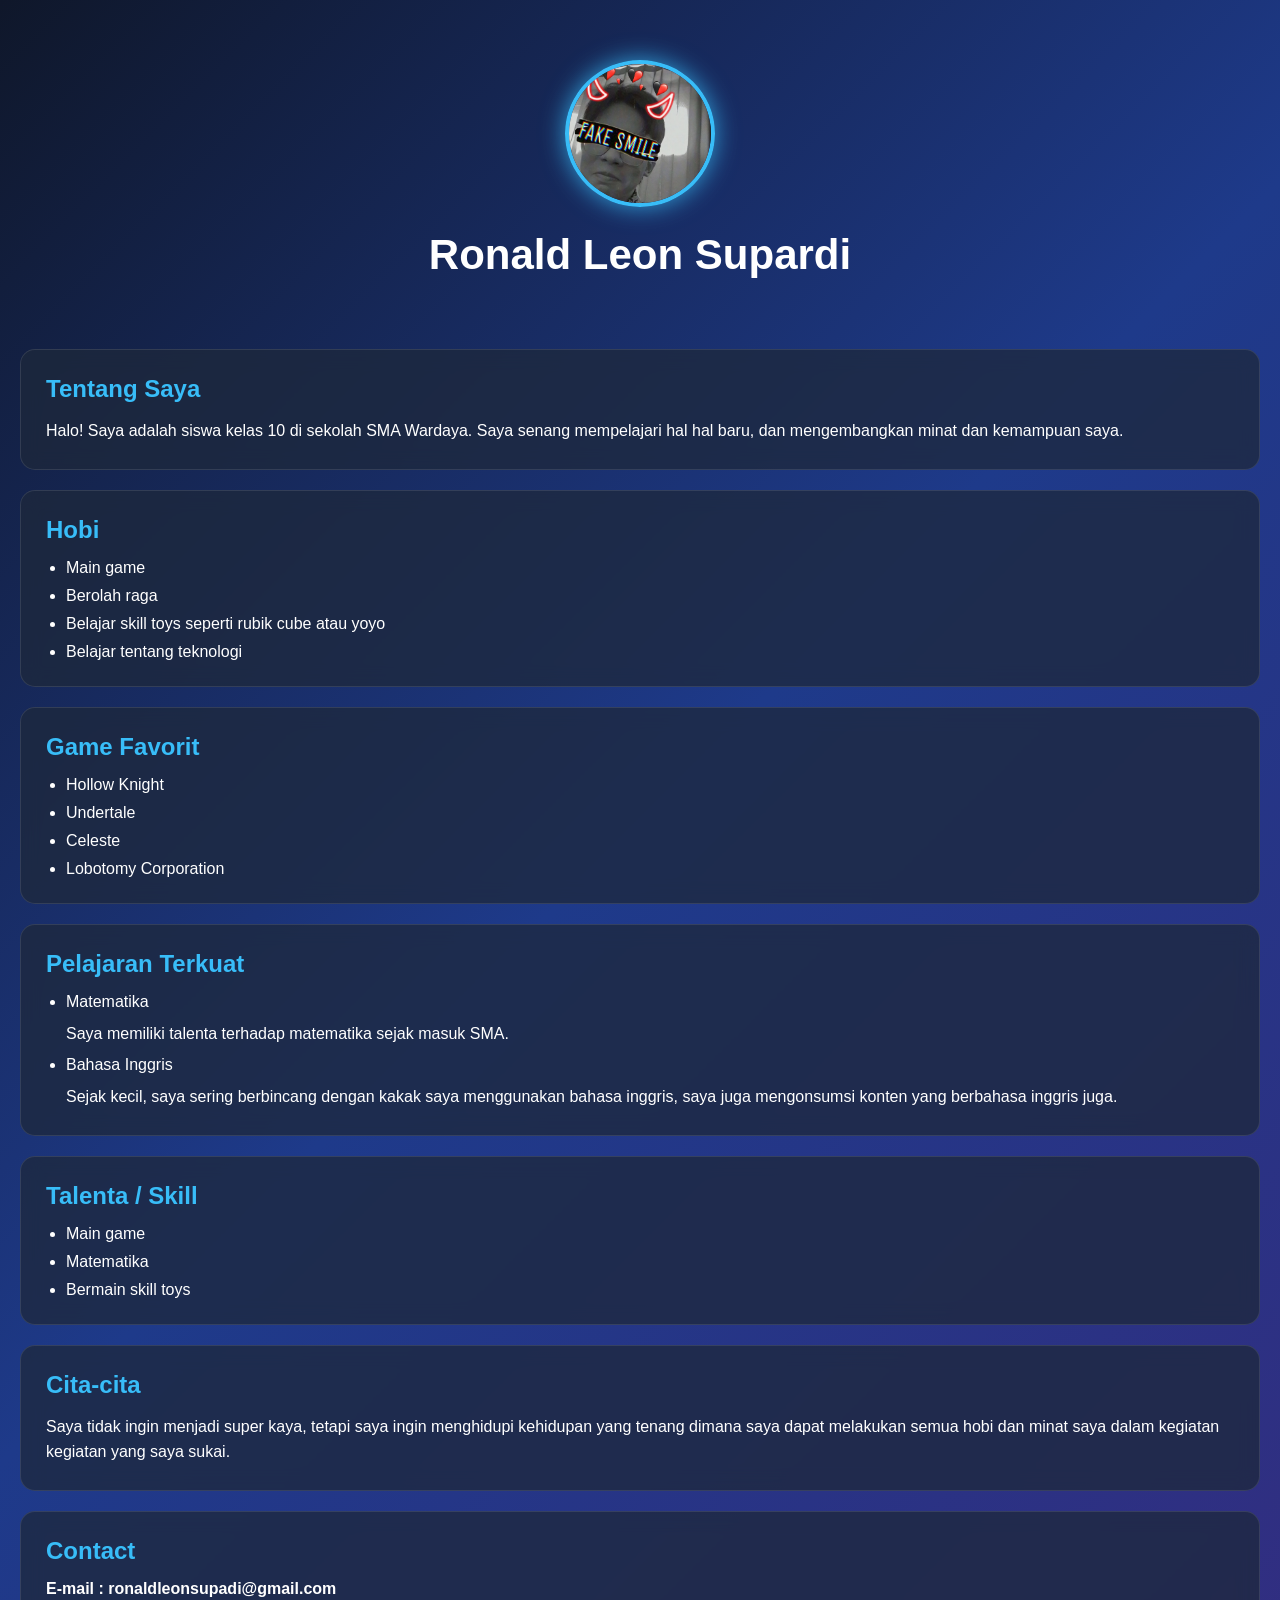
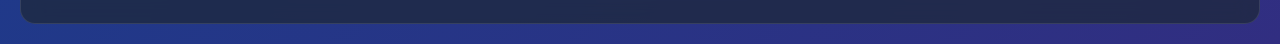
<file: index.html>
<!DOCTYPE html>
<html lang="id">
<head>
  <meta charset="UTF-8">
  <meta name="viewport" content="width=device-width, initial-scale=1.0">
  <title>Portofolio Siswa</title>

  <link rel="stylesheet" href="style.css">
</head>
<body>

  <header>
    <img src="images/foto.jpg" alt="Foto Saya">

    <h1>Ronald Leon Supardi</h1>
  </header>

  <section class="card">
    <h2>Tentang Saya</h2>

    <p>
    Halo! Saya adalah siswa kelas 10 di sekolah SMA Wardaya. Saya senang mempelajari hal hal baru, dan mengembangkan minat dan kemampuan saya.
    </p>
  </section>

  <section class="card">
    <h2>Hobi</h2>

    <ul>
      <li>Main game</li>
      <li>Berolah raga</li>
      <li>Belajar skill toys seperti rubik cube atau yoyo</li>
      <li>Belajar tentang teknologi</li>
    </ul>
  </section>

  <section class="card">
    <h2>Game Favorit</h2>

    <ul>
      <li>Hollow Knight</li>
      <li>Undertale</li>
      <li>Celeste</li>
      <li>Lobotomy Corporation</li>
    </ul>
  </section>

  <section class="card">
    <h2>Pelajaran Terkuat</h2>
<ul>
    <li>Matematika</li>
    <p>Saya memiliki talenta terhadap matematika sejak masuk SMA.</p>
    <li>Bahasa Inggris</li>
    <p>Sejak kecil, saya sering berbincang dengan kakak saya menggunakan bahasa inggris, saya juga mengonsumsi konten yang berbahasa inggris juga.</p>
</ul>
   
  </section>

  <section class="card">
    <h2>Talenta / Skill</h2>

    <ul>
      <li>Main game</li>
      <li>Matematika</li>
      <li>Bermain skill toys</li>
    </ul>
  </section>

  <section class="card">
    <h2>Cita-cita</h2>

    <p>
      Saya tidak ingin menjadi super kaya, tetapi
      saya ingin menghidupi kehidupan yang tenang 
      dimana saya dapat melakukan semua hobi dan 
      minat saya dalam kegiatan kegiatan yang saya 
      sukai.
    </p>
  </section>

  <section class="card">
    <h2>Contact</h2>

    <h4>E-mail : ronaldleonsupadi@gmail.com</h4>
  </section>
<script src="script.js"></script>
</body>
</html>
</file>
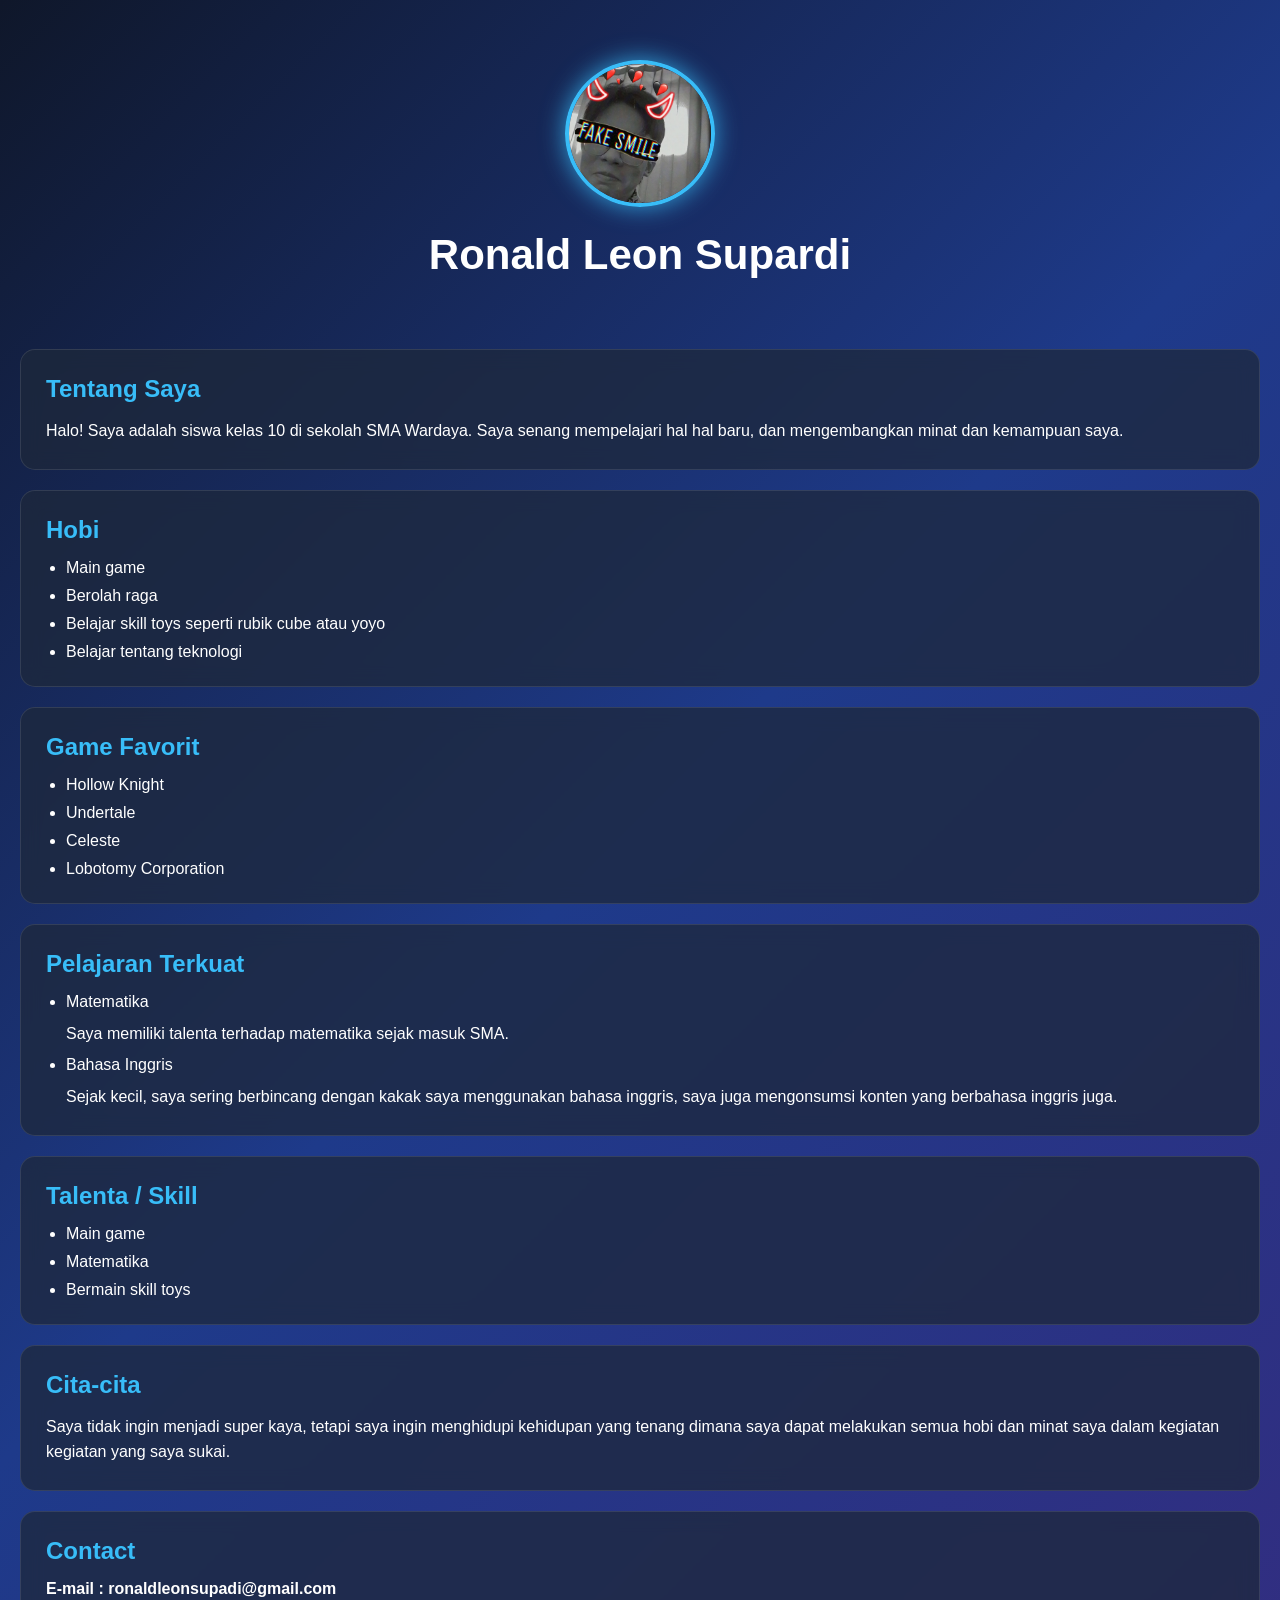
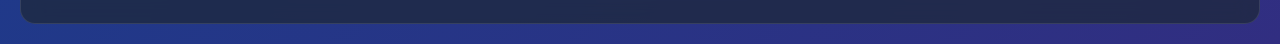
<file: Portofolio Ronald/index.html>
<!DOCTYPE html>
<html lang="id">
<head>
  <meta charset="UTF-8">
  <meta name="viewport" content="width=device-width, initial-scale=1.0">
  <title>Portofolio Siswa</title>

  <link rel="stylesheet" href="style.css">
</head>
<body>

  <header>
    <img src="images/foto.jpg" alt="Foto Saya">

    <h1>Ronald Leon Supardi</h1>
  </header>

  <section class="card">
    <h2>Tentang Saya</h2>

    <p>
    Halo! Saya adalah siswa kelas 10 di sekolah SMA Wardaya. Saya senang mempelajari hal hal baru, dan mengembangkan minat dan kemampuan saya.
    </p>
  </section>

  <section class="card">
    <h2>Hobi</h2>

    <ul>
      <li>Main game</li>
      <li>Berolah raga</li>
      <li>Belajar skill toys seperti rubik cube atau yoyo</li>
      <li>Belajar tentang teknologi</li>
    </ul>
  </section>

  <section class="card">
    <h2>Game Favorit</h2>

    <ul>
      <li>Hollow Knight</li>
      <li>Undertale</li>
      <li>Celeste</li>
      <li>Lobotomy Corporation</li>
    </ul>
  </section>

  <section class="card">
    <h2>Pelajaran Terkuat</h2>
<ul>
    <li>Matematika</li>
    <p>Saya memiliki talenta terhadap matematika sejak masuk SMA.</p>
    <li>Bahasa Inggris</li>
    <p>Sejak kecil, saya sering berbincang dengan kakak saya menggunakan bahasa inggris, saya juga mengonsumsi konten yang berbahasa inggris juga.</p>
</ul>
   
  </section>

  <section class="card">
    <h2>Talenta / Skill</h2>

    <ul>
      <li>Main game</li>
      <li>Matematika</li>
      <li>Bermain skill toys</li>
    </ul>
  </section>

  <section class="card">
    <h2>Cita-cita</h2>

    <p>
      Saya tidak ingin menjadi super kaya, tetapi
      saya ingin menghidupi kehidupan yang tenang 
      dimana saya dapat melakukan semua hobi dan 
      minat saya dalam kegiatan kegiatan yang saya 
      sukai.
    </p>
  </section>

  <section class="card">
    <h2>Contact</h2>

    <h4>E-mail : ronaldleonsupadi@gmail.com</h4>
  </section>
<script src="script.js"></script>
</body>
</html>
</file>
<file: style.css>
*{
  margin:0;
  padding:0;
  box-sizing:border-box;
}

body{
  font-family:Arial, sans-serif;
  background:linear-gradient(135deg, #0f172a, #1e3a8a, #312e81);
  color:white;
  padding:20px;
  min-height:100vh;
}

@keyframes bgMove{
  0%{
    background-position:0% 50%;
  }

  50%{
    background-position:100% 50%;
  }

  100%{
    background-position:0% 50%;
  }
}

header{
  text-align:center;
  padding:40px 20px;
}

header img{
  width:150px;
  border-radius:50%;
  border:4px solid #38bdf8;
  margin-bottom:20px;
  box-shadow:0 0 25px rgba(56,189,248,0.8);
}

header h1{
  font-size:42px;
  margin-bottom:10px;
}

.card{
  background:rgba(30,41,59,0.75);
  border:1px solid rgba(255,255,255,0.1);
  backdrop-filter:blur(10px);
  padding:25px;
  border-radius:15px;
  margin-top:20px;
  transition:0.3s;
}

.card:hover{
  transform:translateY(-5px);
  box-shadow:0 10px 30px rgba(56,189,248,0.3);
}

h2{
  margin-bottom:15px;
  color:#38bdf8;
}

ul{
  margin-left:20px;
}

li{
  margin-top:10px;
}

p{
  margin-top:10px;
  line-height:1.6;
}
</file>
<file: Portofolio Ronald/style.css>
*{
  margin:0;
  padding:0;
  box-sizing:border-box;
}

body{
  font-family:Arial, sans-serif;
  background:linear-gradient(135deg, #0f172a, #1e3a8a, #312e81);
  color:white;
  padding:20px;
  min-height:100vh;
}

@keyframes bgMove{
  0%{
    background-position:0% 50%;
  }

  50%{
    background-position:100% 50%;
  }

  100%{
    background-position:0% 50%;
  }
}

header{
  text-align:center;
  padding:40px 20px;
}

header img{
  width:150px;
  border-radius:50%;
  border:4px solid #38bdf8;
  margin-bottom:20px;
  box-shadow:0 0 25px rgba(56,189,248,0.8);
}

header h1{
  font-size:42px;
  margin-bottom:10px;
}

.card{
  background:rgba(30,41,59,0.75);
  border:1px solid rgba(255,255,255,0.1);
  backdrop-filter:blur(10px);
  padding:25px;
  border-radius:15px;
  margin-top:20px;
  transition:0.3s;
}

.card:hover{
  transform:translateY(-5px);
  box-shadow:0 10px 30px rgba(56,189,248,0.3);
}

h2{
  margin-bottom:15px;
  color:#38bdf8;
}

ul{
  margin-left:20px;
}

li{
  margin-top:10px;
}

p{
  margin-top:10px;
  line-height:1.6;
}
</file>
